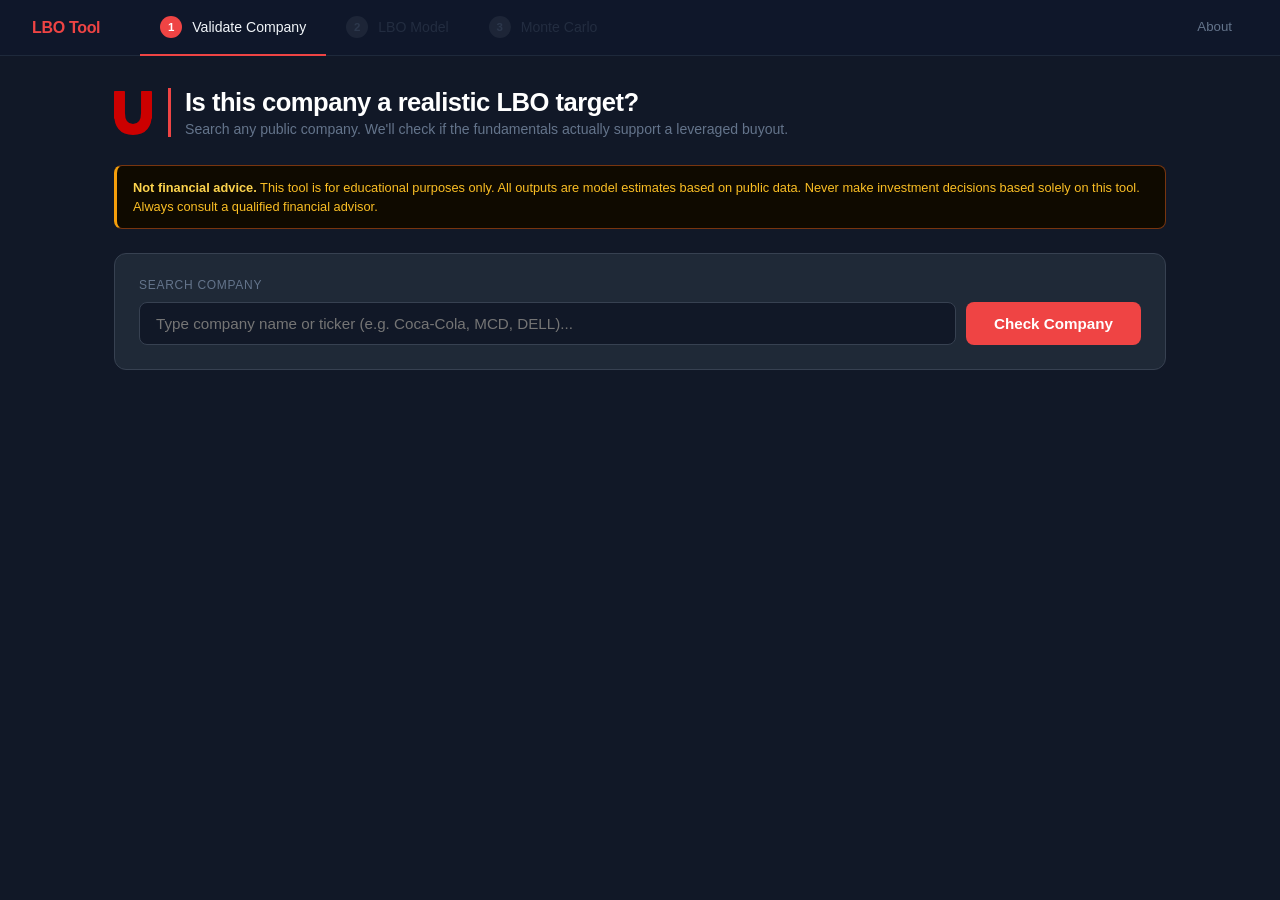
<file: frontend/index.html>
<!DOCTYPE html>
<html lang="en">
<head>
  <meta charset="UTF-8" />
  <meta name="viewport" content="width=device-width, initial-scale=1.0" />
  <title>LBO Tool — Validate Company</title>
  <link rel="stylesheet" href="style.css" />
</head>
<body>
  <nav id="main-nav"></nav>

  <div class="page">
    <div class="page-header">
      <svg class="utah-u" xmlns="http://www.w3.org/2000/svg" viewBox="0 0 52 60" width="38" height="44">
        <rect x="0" y="0" width="15" height="38" fill="#CC0000" rx="1"/>
        <rect x="37" y="0" width="15" height="38" fill="#CC0000" rx="1"/>
        <path d="M0,30 Q0,60 26,60 Q52,60 52,30 L37,30 Q37,45 26,45 Q15,45 15,30 Z" fill="#CC0000"/>
      </svg>
      <div class="page-header-text">
        <h1>Is this company a realistic LBO target?</h1>
        <p>Search any public company. We'll check if the fundamentals actually support a leveraged buyout.</p>
      </div>
    </div>

    <div class="disclaimer">
      <strong>Not financial advice.</strong> This tool is for educational purposes only.
      All outputs are model estimates based on public data. Never make investment decisions
      based solely on this tool. Always consult a qualified financial advisor.
    </div>

    <!-- Search -->
    <div class="card">
      <div class="search-label">Search Company</div>
      <div class="search-row">
        <div class="search-wrap">
          <input type="text" id="search-input" placeholder="Type company name or ticker (e.g. Coca-Cola, MCD, DELL)..." autocomplete="off" />
          <div id="search-dropdown" class="search-dropdown" style="display:none;"></div>
        </div>
        <button class="btn-primary" id="validate-btn" onclick="validateCompany()">Check Company</button>
      </div>
    </div>

    <!-- Result -->
    <div id="result-area"></div>
    <div id="error-msg" class="error" style="display:none;"></div>
  </div>

  <script src="shared.js"></script>
  <script>
    buildNav(1);
    initSearch("search-input", "search-dropdown", (ticker) => {
      document.getElementById("search-input").value = ticker;
    });

    async function validateCompany() {
      const raw = document.getElementById("search-input").value.trim();
      const ticker = raw.toUpperCase();
      if (!ticker) { showError("error-msg", "Enter a ticker or company name first."); return; }

      const btn = document.getElementById("validate-btn");
      btn.textContent = "Checking...";
      btn.disabled = true;
      document.getElementById("result-area").innerHTML = "";

      try {
        const res = await fetch(`${API_URL}/validate/${encodeURIComponent(ticker)}`);
        if (!res.ok) {
          const err = await res.json();
          throw new Error(err.detail || "Failed to validate");
        }
        const data = await res.json();

        // Save to state
        setState({ ticker: data.ticker, validated: data.valid, company: data.company });
        buildNav(1);

        renderResult(data);
      } catch (e) {
        showError("error-msg", "Error: " + e.message);
      } finally {
        btn.textContent = "Check Company";
        btn.disabled = false;
      }
    }

    function renderResult(d) {
      const icon = d.color === "green" ? "✅" : d.color === "yellow" ? "⚠️" : "❌";
      const checksHtml = d.checks.map(c => `
        <div class="check-item">
          <span class="check-icon">${c.pass ? "✅" : "❌"}</span>
          <div>
            <div class="check-label">${c.label}</div>
            <div class="check-detail">${c.detail}</div>
          </div>
        </div>
      `).join("");

      const actionHtml = d.valid
        ? `<a href="lbo.html" class="btn-primary">Continue to LBO Model →</a>
           <span class="warning-note">You can still adjust all assumptions manually</span>`
        : `<button class="btn-outline" onclick="document.getElementById('search-input').value='';document.getElementById('result-area').innerHTML=''">Try a Different Company</button>
           <span class="warning-note">Or continue anyway — results will be unreliable</span>
           <a href="lbo.html" style="font-size:0.78rem;color:#475569;text-decoration:underline;cursor:pointer;">Continue anyway</a>`;

      document.getElementById("result-area").innerHTML = `
        <div class="verdict-card ${d.color}">
          <div class="verdict-header">
            <span class="verdict-icon">${icon}</span>
            <div>
              <div class="verdict-title">${d.verdict}</div>
              <div class="verdict-company">${d.name} · ${d.ticker} · ${[d.sector, d.industry].filter(Boolean).join(", ")}</div>
            </div>
          </div>
          <p class="verdict-summary">${d.summary}</p>

          <div class="score-bar-wrap">
            <div class="score-bar-label"><span>LBO Suitability Score</span><span>${d.score}/100</span></div>
            <div class="score-bar-track">
              <div class="score-bar-fill" style="width: ${d.score}%"></div>
            </div>
          </div>

          <div class="checks-list">${checksHtml}</div>

          <div class="verdict-actions">${actionHtml}</div>
        </div>
      `;
    }
  </script>
</body>
</html>
</file>
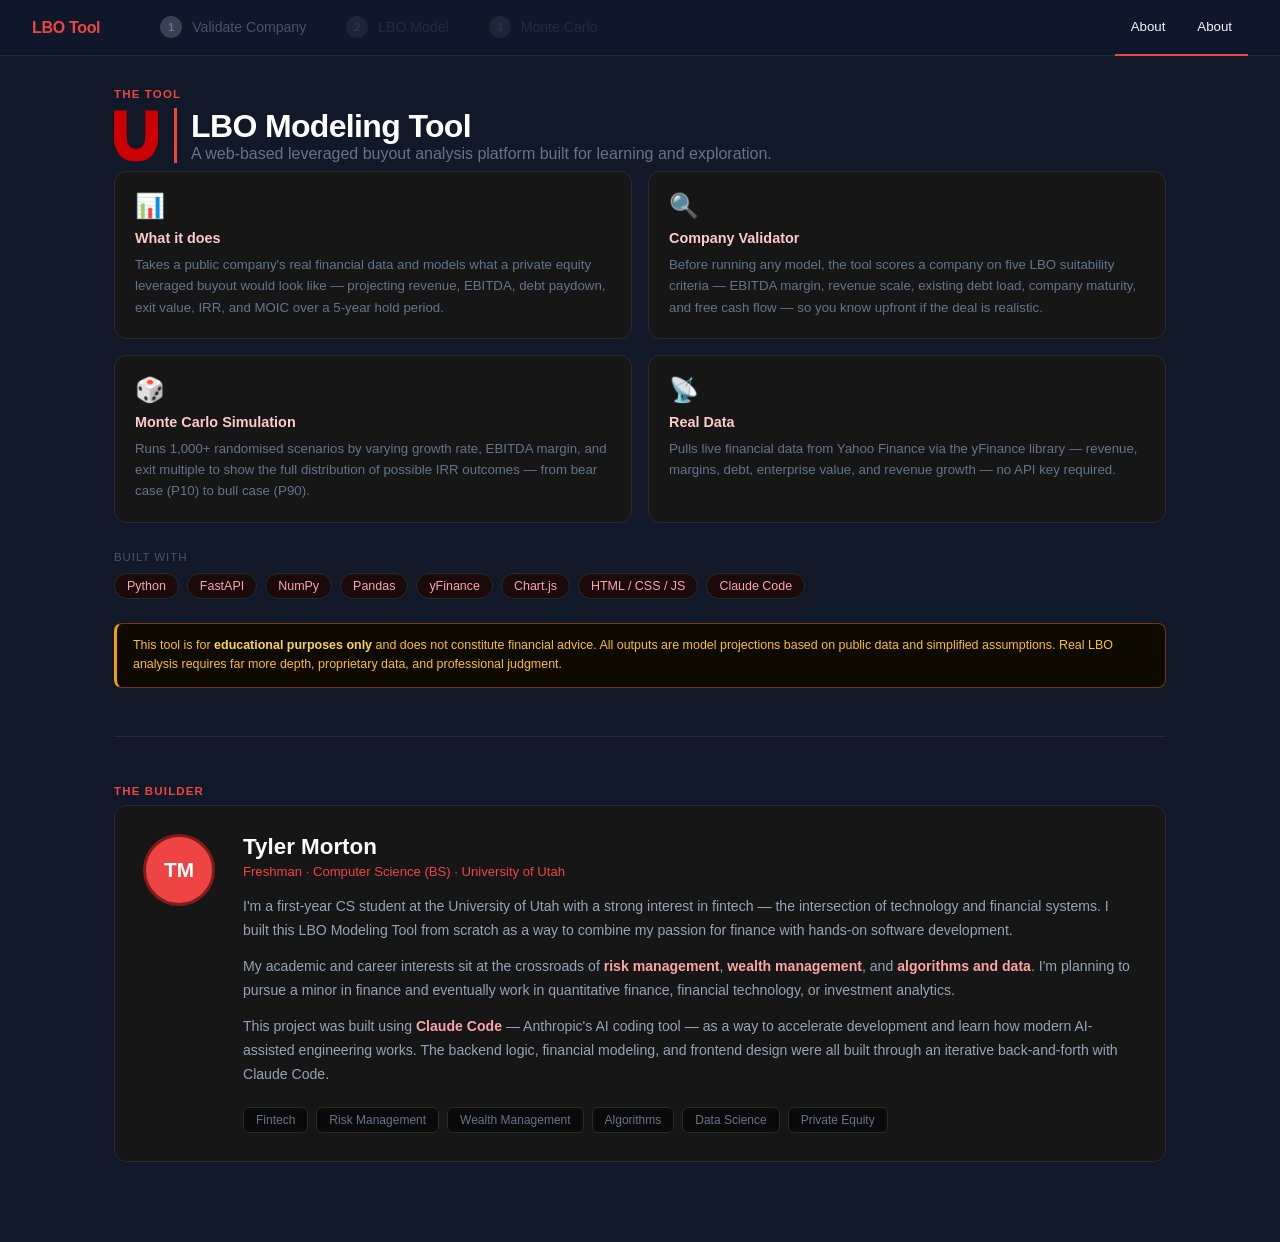
<file: frontend/about.html>
<!DOCTYPE html>
<html lang="en">
<head>
  <meta charset="UTF-8" />
  <meta name="viewport" content="width=device-width, initial-scale=1.0" />
  <title>LBO Tool — About</title>
  <link rel="stylesheet" href="style.css" />
</head>
<body>
  <nav id="main-nav"></nav>

  <div class="page">

    <!-- App Section -->
    <div class="about-section">
      <div class="about-label">The Tool</div>
      <div style="display:flex;align-items:center;gap:16px;margin-bottom:8px;">
        <svg xmlns="http://www.w3.org/2000/svg" viewBox="0 0 52 60" width="44" height="52">
          <rect x="0" y="0" width="15" height="38" fill="#CC0000" rx="1"/>
          <rect x="37" y="0" width="15" height="38" fill="#CC0000" rx="1"/>
          <path d="M0,30 Q0,60 26,60 Q52,60 52,30 L37,30 Q37,45 26,45 Q15,45 15,30 Z" fill="#CC0000"/>
        </svg>
        <div style="border-left:3px solid #ef4444;padding-left:14px;">
          <h1 class="about-title" style="margin-bottom:0;">LBO Modeling Tool</h1>
          <p class="about-sub" style="margin-bottom:0;">A web-based leveraged buyout analysis platform built for learning and exploration.</p>
        </div>
      </div>

      <div class="about-grid">
        <div class="about-card">
          <div class="about-card-icon">📊</div>
          <div class="about-card-title">What it does</div>
          <div class="about-card-body">
            Takes a public company's real financial data and models what a private equity leveraged buyout would look like —
            projecting revenue, EBITDA, debt paydown, exit value, IRR, and MOIC over a 5-year hold period.
          </div>
        </div>
        <div class="about-card">
          <div class="about-card-icon">🔍</div>
          <div class="about-card-title">Company Validator</div>
          <div class="about-card-body">
            Before running any model, the tool scores a company on five LBO suitability criteria —
            EBITDA margin, revenue scale, existing debt load, company maturity, and free cash flow —
            so you know upfront if the deal is realistic.
          </div>
        </div>
        <div class="about-card">
          <div class="about-card-icon">🎲</div>
          <div class="about-card-title">Monte Carlo Simulation</div>
          <div class="about-card-body">
            Runs 1,000+ randomised scenarios by varying growth rate, EBITDA margin, and exit multiple
            to show the full distribution of possible IRR outcomes — from bear case (P10) to bull case (P90).
          </div>
        </div>
        <div class="about-card">
          <div class="about-card-icon">📡</div>
          <div class="about-card-title">Real Data</div>
          <div class="about-card-body">
            Pulls live financial data from Yahoo Finance via the yFinance library —
            revenue, margins, debt, enterprise value, and revenue growth — no API key required.
          </div>
        </div>
      </div>

      <div class="tech-stack">
        <div class="tech-label">Built with</div>
        <div class="tech-pills">
          <span class="pill">Python</span>
          <span class="pill">FastAPI</span>
          <span class="pill">NumPy</span>
          <span class="pill">Pandas</span>
          <span class="pill">yFinance</span>
          <span class="pill">Chart.js</span>
          <span class="pill">HTML / CSS / JS</span>
          <span class="pill">Claude Code</span>
        </div>
      </div>

      <div class="disclaimer-about">
        This tool is for <strong>educational purposes only</strong> and does not constitute financial advice.
        All outputs are model projections based on public data and simplified assumptions.
        Real LBO analysis requires far more depth, proprietary data, and professional judgment.
      </div>
    </div>

    <!-- Divider -->
    <div class="about-divider"></div>

    <!-- Builder Section -->
    <div class="about-section builder-section">
      <div class="about-label">The Builder</div>

      <div class="builder-card">
        <div class="builder-left">
          <div class="builder-avatar">TM</div>
        </div>
        <div class="builder-right">
          <h2 class="builder-name">Tyler Morton</h2>
          <div class="builder-title">Freshman · Computer Science (BS) · University of Utah</div>

          <p class="builder-bio">
            I'm a first-year CS student at the University of Utah with a strong interest in fintech —
            the intersection of technology and financial systems. I built this LBO Modeling Tool
            from scratch as a way to combine my passion for finance with hands-on software development.
          </p>

          <p class="builder-bio">
            My academic and career interests sit at the crossroads of <strong>risk management</strong>,
            <strong>wealth management</strong>, and <strong>algorithms and data</strong>.
            I'm planning to pursue a minor in finance and eventually work in quantitative finance,
            financial technology, or investment analytics.
          </p>

          <p class="builder-bio">
            This project was built using <strong>Claude Code</strong> — Anthropic's AI coding tool —
            as a way to accelerate development and learn how modern AI-assisted engineering works.
            The backend logic, financial modeling, and frontend design were all built through
            an iterative back-and-forth with Claude Code.
          </p>

          <div class="builder-interests">
            <div class="interest-tag">Fintech</div>
            <div class="interest-tag">Risk Management</div>
            <div class="interest-tag">Wealth Management</div>
            <div class="interest-tag">Algorithms</div>
            <div class="interest-tag">Data Science</div>
            <div class="interest-tag">Private Equity</div>
          </div>
        </div>
      </div>
    </div>

  </div>

  <script src="shared.js"></script>
  <script>
    // Inject about link into nav after build
    buildNav(0);

    // Add about link manually to nav
    const nav = document.getElementById("main-nav");
    const aboutLink = document.createElement("a");
    aboutLink.href = "about.html";
    aboutLink.className = "nav-about-link active";
    aboutLink.textContent = "About";
    nav.appendChild(aboutLink);
  </script>

  <style>
    .about-section { margin-bottom: 48px; }
    .about-label {
      font-size: 0.72rem; text-transform: uppercase; letter-spacing: 0.1em;
      color: #ef4444; font-weight: 700; margin-bottom: 8px;
    }
    .about-title {
      font-size: 2rem; font-weight: 700; color: #fff;
      letter-spacing: -0.02em; margin-bottom: 8px;
    }
    .about-sub { font-size: 1rem; color: #64748b; margin-bottom: 32px; }

    .about-grid {
      display: grid; grid-template-columns: repeat(2, 1fr);
      gap: 16px; margin-bottom: 28px;
    }
    .about-card {
      background: #161616; border: 1px solid #2a2a2a;
      border-radius: 12px; padding: 20px;
    }
    .about-card-icon { font-size: 1.5rem; margin-bottom: 10px; }
    .about-card-title { font-size: 0.9rem; font-weight: 700; color: #fecaca; margin-bottom: 8px; }
    .about-card-body { font-size: 0.83rem; color: #64748b; line-height: 1.6; }

    .tech-stack { margin-bottom: 24px; }
    .tech-label { font-size: 0.72rem; text-transform: uppercase; letter-spacing: 0.08em; color: #475569; margin-bottom: 10px; font-weight: 500; }
    .tech-pills { display: flex; flex-wrap: wrap; gap: 8px; }
    .pill {
      background: #1a0a0a; border: 1px solid #2a2a2a;
      color: #fca5a5; font-size: 0.78rem; font-weight: 500;
      padding: 5px 12px; border-radius: 20px;
    }

    .disclaimer-about {
      background: #0f0a00; border: 1px solid #78350f;
      border-left: 3px solid #f59e0b;
      border-radius: 8px; padding: 12px 16px;
      font-size: 0.78rem; color: #fbbf24; line-height: 1.6;
    }
    .disclaimer-about strong { color: #fcd34d; }

    .about-divider {
      height: 1px; background: #2a2a2a; margin-bottom: 48px;
    }

    .builder-card {
      display: flex; gap: 28px;
      background: #161616; border: 1px solid #2a2a2a;
      border-radius: 12px; padding: 28px;
    }
    .builder-left { flex-shrink: 0; }
    .builder-avatar {
      width: 72px; height: 72px; border-radius: 50%;
      background: #ef4444; color: white;
      font-size: 1.3rem; font-weight: 700;
      display: flex; align-items: center; justify-content: center;
      border: 3px solid #7f1d1d;
    }
    .builder-name { font-size: 1.4rem; font-weight: 700; color: #fff; margin-bottom: 4px; }
    .builder-title { font-size: 0.82rem; color: #ef4444; font-weight: 500; margin-bottom: 16px; }
    .builder-bio { font-size: 0.88rem; color: #94a3b8; line-height: 1.7; margin-bottom: 12px; }
    .builder-bio strong { color: #fca5a5; }

    .builder-interests { display: flex; flex-wrap: wrap; gap: 8px; margin-top: 20px; }
    .interest-tag {
      background: #0a0a0a; border: 1px solid #2a2a2a;
      color: #64748b; font-size: 0.75rem; font-weight: 500;
      padding: 5px 12px; border-radius: 6px;
    }

    .nav-about-link {
      margin-left: auto; font-size: 0.83rem; color: #64748b;
      text-decoration: none; padding: 0 16px; height: 56px;
      display: flex; align-items: center;
      border-bottom: 2px solid transparent;
      transition: color 0.2s;
    }
    .nav-about-link:hover { color: #94a3b8; }
    .nav-about-link.active { color: #f1f5f9; border-bottom-color: #ef4444; }

    @media (max-width: 700px) {
      .about-grid { grid-template-columns: 1fr; }
      .builder-card { flex-direction: column; }
    }
  </style>
</body>
</html>
</file>
<file: frontend/style.css>
* { box-sizing: border-box; margin: 0; padding: 0; }

body {
  font-family: -apple-system, BlinkMacSystemFont, "Segoe UI", Roboto, sans-serif;
  background: #111827;
  color: #f1f5f9;
  min-height: 100vh;
  padding: 0;
}

/* ── Nav ── */
nav {
  background: #0f172a;
  border-bottom: 1px solid #1e293b;
  padding: 0 32px;
  display: flex;
  align-items: center;
  gap: 0;
  height: 56px;
}

.nav-brand {
  font-size: 1rem;
  font-weight: 700;
  color: #ef4444;
  margin-right: 40px;
  letter-spacing: -0.02em;
  white-space: nowrap;
}

.nav-steps {
  display: flex;
  gap: 0;
  flex: 1;
}

.nav-step {
  display: flex;
  align-items: center;
  gap: 10px;
  padding: 0 20px;
  height: 56px;
  text-decoration: none;
  color: #475569;
  font-size: 0.88rem;
  font-weight: 500;
  border-bottom: 2px solid transparent;
  transition: color 0.2s, border-color 0.2s;
  cursor: pointer;
  white-space: nowrap;
}

.nav-step:hover { color: #94a3b8; }

.nav-step.active {
  color: #f1f5f9;
  border-bottom-color: #ef4444;
}

.nav-step.locked {
  opacity: 0.35;
  pointer-events: none;
  cursor: default;
}

.step-num {
  width: 22px;
  height: 22px;
  border-radius: 50%;
  background: #374151;
  color: #64748b;
  font-size: 0.72rem;
  font-weight: 700;
  display: flex;
  align-items: center;
  justify-content: center;
  flex-shrink: 0;
}

.nav-step.active .step-num {
  background: #ef4444;
  color: white;
}

.nav-ticker-badge {
  margin-left: auto;
  background: #1a0a0a;
  border: 1px solid #ef4444;
  color: #ef4444;
  font-size: 0.78rem;
  font-weight: 700;
  padding: 4px 12px;
  border-radius: 20px;
}

/* ── Layout ── */
.page {
  max-width: 1100px;
  margin: 0 auto;
  padding: 32px 24px;
}

.page-header {
  margin-bottom: 28px;
  display: flex;
  align-items: center;
  gap: 16px;
}

.page-header-text {
  border-left: 3px solid #ef4444;
  padding-left: 14px;
}

.page-header h1 {
  font-size: 1.6rem;
  font-weight: 700;
  color: #fff;
  letter-spacing: -0.02em;
}

.page-header p {
  color: #64748b;
  font-size: 0.88rem;
  margin-top: 4px;
}

.utah-u { flex-shrink: 0; }

/* ── Card ── */
.card {
  background: #1f2937;
  border: 1px solid #374151;
  border-radius: 12px;
  padding: 24px;
  margin-bottom: 20px;
}

/* ── Disclaimer ── */
.disclaimer {
  background: #0f0a00;
  border: 1px solid #78350f;
  border-left: 3px solid #f59e0b;
  border-radius: 8px;
  padding: 12px 16px;
  font-size: 0.8rem;
  color: #92400e;
  color: #fbbf24;
  margin-bottom: 24px;
  line-height: 1.5;
}

.disclaimer strong { color: #fcd34d; }

/* ── Search ── */
.search-label {
  font-size: 0.75rem;
  text-transform: uppercase;
  letter-spacing: 0.06em;
  color: #64748b;
  font-weight: 500;
  margin-bottom: 10px;
}

.search-row { display: flex; gap: 10px; }

.search-wrap { position: relative; flex: 1; }

.search-wrap input, .search-wrap input:focus {
  width: 100%;
  background: #111827;
  border: 1px solid #374151;
  border-radius: 8px;
  color: #f1f5f9;
  font-size: 0.95rem;
  padding: 12px 16px;
  outline: none;
  transition: border-color 0.2s;
}

.search-wrap input:focus { border-color: #ef4444; }

.search-dropdown {
  position: absolute;
  top: calc(100% + 6px);
  left: 0; right: 0;
  background: #1f2937;
  border: 1px solid #374151;
  border-radius: 8px;
  z-index: 100;
  overflow: hidden;
  box-shadow: 0 8px 24px rgba(0,0,0,0.6);
}

.dd-item {
  display: flex; align-items: center; gap: 10px;
  padding: 10px 14px; cursor: pointer;
  border-bottom: 1px solid #374151;
  transition: background 0.15s;
}
.dd-item:last-child { border-bottom: none; }
.dd-item:hover { background: #273344; }
.dd-ticker { font-weight: 700; color: #ef4444; font-size: 0.85rem; min-width: 60px; }
.dd-name { flex: 1; color: #cbd5e1; font-size: 0.88rem; white-space: nowrap; overflow: hidden; text-overflow: ellipsis; }
.dd-exchange { font-size: 0.72rem; color: #475569; }

/* ── Buttons ── */
.btn-primary {
  background: #ef4444;
  color: white;
  border: none;
  border-radius: 8px;
  padding: 12px 28px;
  font-size: 0.95rem;
  font-weight: 600;
  cursor: pointer;
  transition: background 0.2s, transform 0.1s;
  white-space: nowrap;
}
.btn-primary:hover { background: #dc2626; }
.btn-primary:active { transform: scale(0.98); }
.btn-primary:disabled { opacity: 0.5; cursor: default; }

.btn-outline {
  background: transparent;
  border: 1px solid #ef4444;
  color: #ef4444;
  border-radius: 8px;
  padding: 12px 28px;
  font-size: 0.95rem;
  font-weight: 600;
  cursor: pointer;
  transition: background 0.2s;
  white-space: nowrap;
}
.btn-outline:hover { background: #1a0a0a; }
.btn-outline:disabled { opacity: 0.5; cursor: default; }

/* ── Validation Result ── */
.verdict-card {
  border-radius: 12px;
  padding: 24px;
  margin-bottom: 20px;
  border: 1px solid #374151;
}
.verdict-card.green { background: #0a1a0a; border-color: #166534; }
.verdict-card.yellow { background: #0f0e00; border-color: #854d0e; }
.verdict-card.red { background: #1a0a0a; border-color: #7f1d1d; }

.verdict-header {
  display: flex; align-items: center; gap: 14px; margin-bottom: 12px;
}
.verdict-icon { font-size: 2rem; }
.verdict-title { font-size: 1.3rem; font-weight: 700; }
.verdict-card.green .verdict-title { color: #4ade80; }
.verdict-card.yellow .verdict-title { color: #fbbf24; }
.verdict-card.red .verdict-title { color: #ef4444; }

.verdict-company { font-size: 0.85rem; color: #64748b; margin-top: 2px; }
.verdict-summary { font-size: 0.88rem; color: #94a3b8; line-height: 1.6; margin-bottom: 20px; }

.score-bar-wrap {
  margin-bottom: 20px;
}
.score-bar-label {
  display: flex; justify-content: space-between;
  font-size: 0.75rem; color: #64748b; margin-bottom: 6px;
}
.score-bar-track {
  height: 8px; background: #374151; border-radius: 4px; overflow: hidden;
}
.score-bar-fill {
  height: 100%; border-radius: 4px; transition: width 0.8s ease;
}
.green .score-bar-fill { background: #4ade80; }
.yellow .score-bar-fill { background: #fbbf24; }
.red .score-bar-fill { background: #ef4444; }

.checks-list { display: flex; flex-direction: column; gap: 8px; margin-bottom: 20px; }

.check-item {
  display: flex; align-items: flex-start; gap: 10px;
  background: #111827; border: 1px solid #374151;
  border-radius: 8px; padding: 10px 14px;
}
.check-icon { font-size: 0.9rem; margin-top: 1px; flex-shrink: 0; }
.check-label { font-size: 0.85rem; font-weight: 600; color: #e2e8f0; }
.check-detail { font-size: 0.78rem; color: #64748b; margin-top: 2px; }

.verdict-actions { display: flex; gap: 12px; align-items: center; }
.warning-note { font-size: 0.78rem; color: #64748b; }

/* ── LBO Inputs ── */
.main-grid {
  display: grid;
  grid-template-columns: 300px 1fr;
  gap: 20px;
  margin-bottom: 20px;
}

.card h2 {
  font-size: 1rem; font-weight: 600; color: #fecaca;
  margin-bottom: 18px; padding-bottom: 12px;
  border-bottom: 1px solid #374151;
}

.inputs-note { font-size: 0.75rem; color: #475569; margin-bottom: 14px; margin-top: -10px; }

.input-group { margin-bottom: 12px; }
.input-group label {
  display: block; font-size: 0.75rem; color: #94a3b8;
  margin-bottom: 5px; text-transform: uppercase; letter-spacing: 0.05em; font-weight: 500;
}
.input-group input {
  width: 100%; background: #111827; border: 1px solid #374151;
  border-radius: 8px; color: #f1f5f9; font-size: 0.9rem;
  padding: 9px 12px; outline: none; transition: border-color 0.2s;
}
.input-group input:focus { border-color: #ef4444; }

@keyframes flashRed {
  0%   { border-color: #ef4444; background: #2a0a0a; }
  100% { border-color: #374151; background: #111827; }
}
.input-group input.flash { animation: flashRed 0.8s ease-out; }

/* ── KPIs ── */
.kpi-grid {
  display: grid; grid-template-columns: repeat(3, 1fr);
  gap: 12px; margin-bottom: 20px;
}
.kpi {
  background: #111827; border: 1px solid #374151;
  border-radius: 8px; padding: 14px 16px;
  display: flex; flex-direction: column; gap: 4px;
}
.kpi-label { font-size: 0.7rem; color: #64748b; text-transform: uppercase; letter-spacing: 0.05em; font-weight: 500; }
.kpi-value { font-size: 1.35rem; font-weight: 700; color: #fca5a5; }
.kpi:first-child .kpi-value { color: #ef4444; font-size: 1.55rem; }

/* ── Table ── */
.tables-grid { overflow-x: auto; }
h3 { font-size: 0.88rem; font-weight: 600; color: #94a3b8; margin-bottom: 12px; }
table { width: 100%; border-collapse: collapse; font-size: 0.82rem; }
th {
  text-align: right; padding: 7px 12px; color: #64748b;
  font-weight: 500; font-size: 0.72rem; text-transform: uppercase;
  border-bottom: 1px solid #374151;
}
th:first-child { text-align: left; }
td { text-align: right; padding: 8px 12px; color: #cbd5e1; border-bottom: 1px solid #1f2937; }
td:first-child { text-align: left; color: #94a3b8; font-weight: 500; }
tr:last-child td { border-bottom: none; }
tr:hover td { background: #1f2937; }

/* ── Charts ── */
.charts-grid {
  display: grid; grid-template-columns: repeat(3, 1fr);
  gap: 20px; margin-bottom: 20px;
}
canvas { max-height: 200px; }

/* ── Monte Carlo ── */
.mc-controls {
  display: grid; grid-template-columns: repeat(4, 1fr);
  gap: 14px; margin-bottom: 16px;
}
.mc-stats-grid {
  display: grid; grid-template-columns: repeat(4, 1fr);
  gap: 12px; margin-bottom: 20px;
}
.mc-stat {
  background: #111827; border: 1px solid #374151;
  border-radius: 8px; padding: 12px 14px;
}
.mc-stat-label { font-size: 0.68rem; text-transform: uppercase; letter-spacing: 0.05em; color: #64748b; margin-bottom: 4px; }
.mc-stat-value { font-size: 1.25rem; font-weight: 700; color: #fca5a5; }
.mc-stat.highlight .mc-stat-value { color: #ef4444; font-size: 1.45rem; }

.mc-charts { display: grid; grid-template-columns: 2fr 1fr; gap: 20px; }
.mc-chart-wrap canvas { max-height: 240px; }
.mc-percentile-table td { padding: 8px 12px; border-bottom: 1px solid #1f2937; color: #cbd5e1; }
.mc-percentile-table td:first-child { color: #94a3b8; }
.mc-percentile-table td:last-child { text-align: right; font-weight: 600; color: #fca5a5; }
.mc-percentile-table tr:last-child td { border-bottom: none; }

/* ── Company banner ── */
.company-tag {
  display: inline-flex; align-items: center; gap: 8px;
  background: #1a0a0a; border: 1px solid #374151;
  border-radius: 8px; padding: 8px 14px; margin-bottom: 20px;
  font-size: 0.85rem;
}
.company-tag-ticker { font-weight: 700; color: #ef4444; }
.company-tag-name { color: #94a3b8; }

/* ── Error ── */
.error {
  background: #1a0505; border: 1px solid #7f1d1d;
  color: #fca5a5; border-radius: 8px;
  padding: 12px 16px; font-size: 0.88rem; margin-top: 16px;
}

/* ── No ticker warning ── */
.no-ticker {
  text-align: center; padding: 60px 20px; color: #475569;
}
.no-ticker h2 { font-size: 1.1rem; color: #64748b; margin-bottom: 8px; }
.no-ticker p { font-size: 0.85rem; }

@media (max-width: 900px) {
  nav { padding: 0 16px; }
  .page { padding: 20px 16px; }
  .main-grid { grid-template-columns: 1fr; }
  .kpi-grid { grid-template-columns: repeat(2, 1fr); }
  .charts-grid { grid-template-columns: 1fr; }
  .mc-controls { grid-template-columns: repeat(2, 1fr); }
  .mc-stats-grid { grid-template-columns: repeat(2, 1fr); }
  .mc-charts { grid-template-columns: 1fr; }
}
</file>
